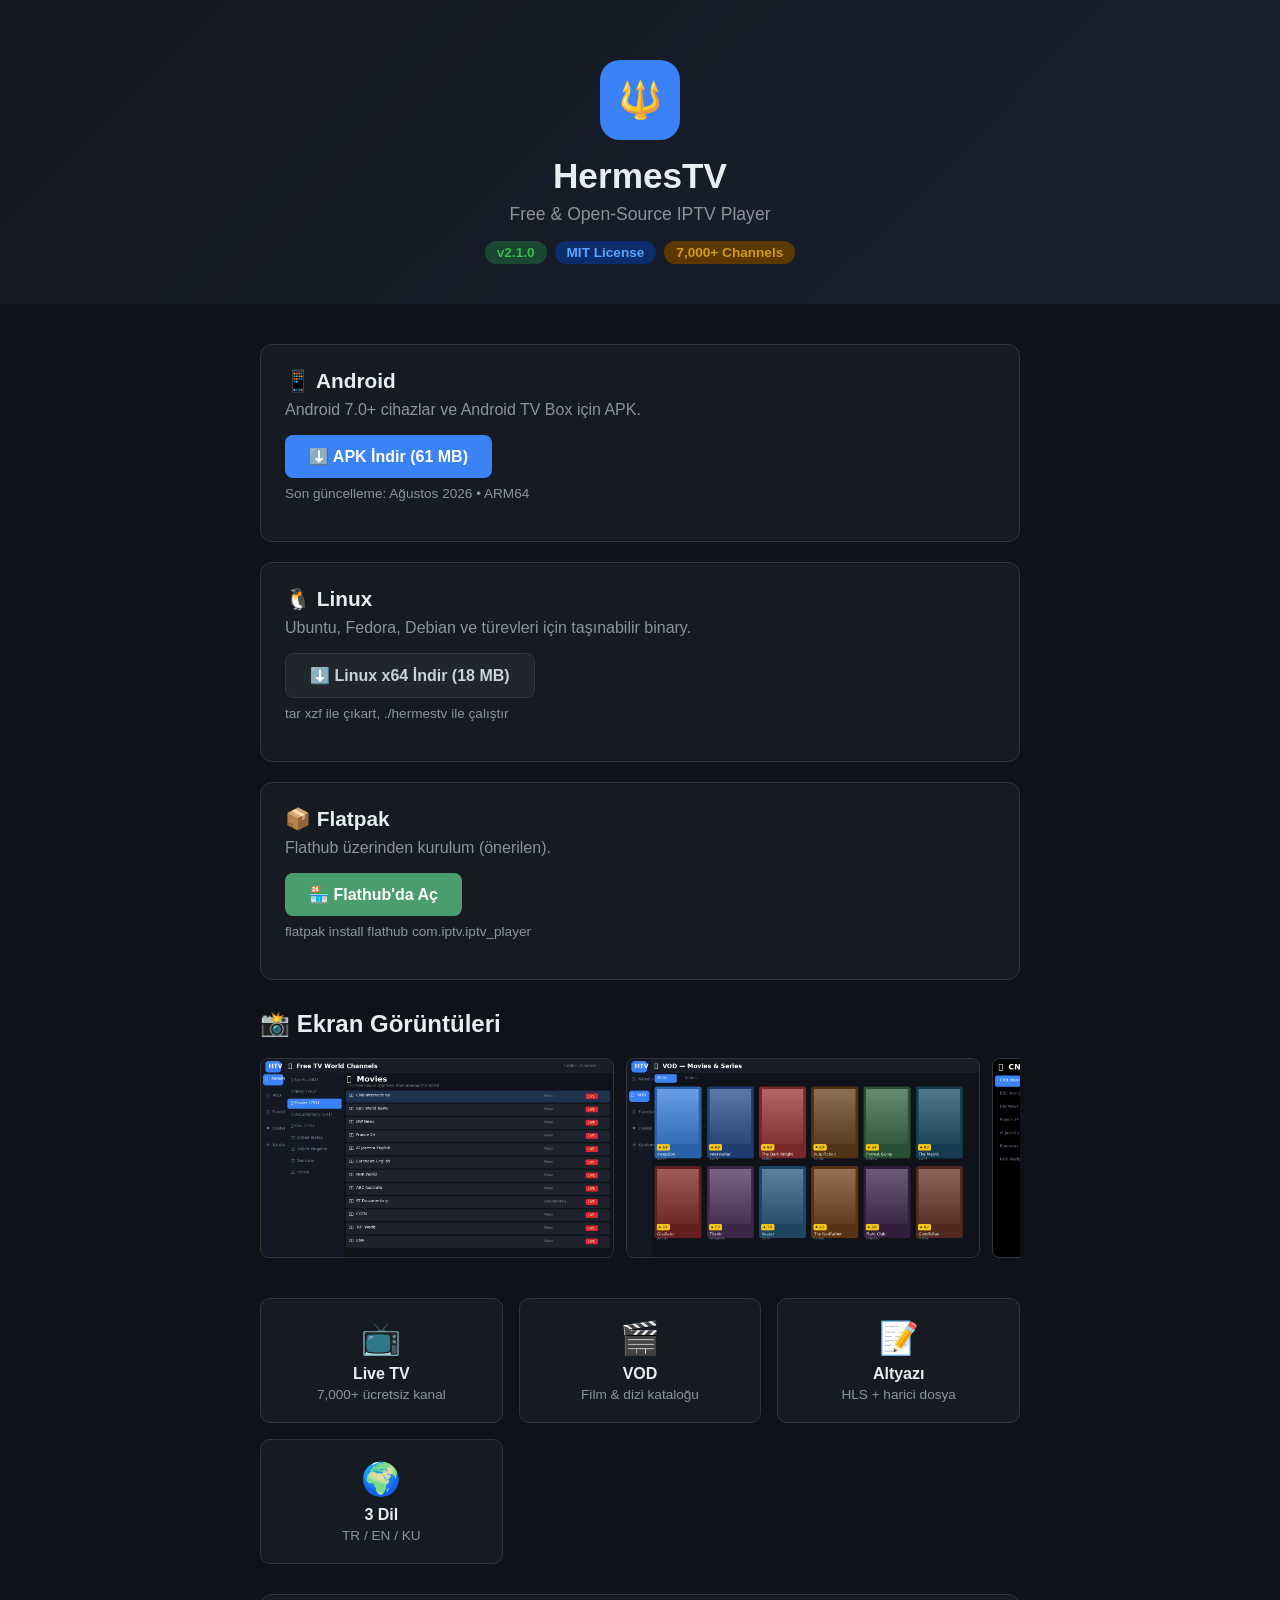
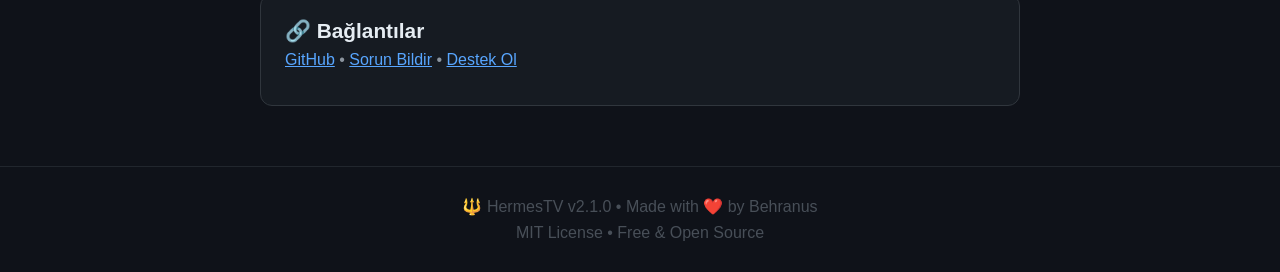
<file: docs/index.html>
<!DOCTYPE html>
<html lang="tr">
<head>
    <meta charset="UTF-8">
    <meta name="viewport" content="width=device-width, initial-scale=1.0">
    <title>🔱 HermesTV — İndir</title>
    <style>
        * { margin: 0; padding: 0; box-sizing: border-box; }
        body {
            font-family: -apple-system, BlinkMacSystemFont, 'Segoe UI', Roboto, sans-serif;
            background: #0f1219;
            color: #e6edf3;
            min-height: 100vh;
        }
        .hero {
            text-align: center;
            padding: 60px 20px 40px;
            background: linear-gradient(135deg, #141824 0%, #1a1f2e 100%);
        }
        .logo {
            width: 80px; height: 80px;
            background: #3b82f6;
            border-radius: 20px;
            display: inline-flex;
            align-items: center;
            justify-content: center;
            font-size: 36px;
            margin-bottom: 16px;
        }
        h1 { font-size: 2.2em; margin-bottom: 8px; }
        .subtitle { color: #8b949e; font-size: 1.1em; }
        .badges { margin-top: 16px; display: flex; gap: 8px; justify-content: center; flex-wrap: wrap; }
        .badge {
            padding: 4px 12px;
            border-radius: 12px;
            font-size: 0.85em;
            font-weight: 600;
        }
        .badge-green { background: #1a4731; color: #3fb950; }
        .badge-blue { background: #0c2d6b; color: #58a6ff; }
        .badge-orange { background: #5a3800; color: #d29922; }
        .container { max-width: 800px; margin: 0 auto; padding: 40px 20px; }
        .card {
            background: #161b22;
            border: 1px solid #30363d;
            border-radius: 12px;
            padding: 24px;
            margin-bottom: 20px;
        }
        .card h2 { font-size: 1.3em; margin-bottom: 8px; }
        .card p { color: #8b949e; margin-bottom: 16px; }
        .btn {
            display: inline-block;
            padding: 12px 24px;
            border-radius: 8px;
            text-decoration: none;
            font-weight: 600;
            font-size: 1em;
            transition: transform 0.1s;
        }
        .btn:hover { transform: scale(1.03); }
        .btn-primary { background: #3b82f6; color: white; }
        .btn-secondary { background: #21262d; color: #c9d1d9; border: 1px solid #30363d; }
        .btn-flatpak { background: #4a9e6e; color: white; }
        .meta { color: #8b949e; font-size: 0.85em; margin-top: 8px; }
        .features { display: grid; grid-template-columns: repeat(auto-fit, minmax(200px, 1fr)); gap: 16px; margin: 30px 0; }
        .feature {
            background: #161b22;
            border: 1px solid #30363d;
            border-radius: 10px;
            padding: 20px;
            text-align: center;
        }
        .feature .icon { font-size: 2em; margin-bottom: 8px; }
        .feature h3 { font-size: 1em; margin-bottom: 4px; }
        .feature p { color: #8b949e; font-size: 0.85em; }
        .footer {
            text-align: center;
            padding: 30px;
            color: #484f58;
            border-top: 1px solid #21262d;
        }
        .screenshots { display: flex; gap: 12px; overflow-x: auto; margin: 20px 0; padding-bottom: 10px; }
        .screenshots img {
            height: 200px;
            border-radius: 8px;
            border: 1px solid #30363d;
        }
    </style>
</head>
<body>
    <div class="hero">
        <div class="logo">🔱</div>
        <h1>HermesTV</h1>
        <p class="subtitle">Free & Open-Source IPTV Player</p>
        <div class="badges">
            <span class="badge badge-green">v2.1.0</span>
            <span class="badge badge-blue">MIT License</span>
            <span class="badge badge-orange">7,000+ Channels</span>
        </div>
    </div>

    <div class="container">
        <!-- Downloads -->
        <div class="card">
            <h2>📱 Android</h2>
            <p>Android 7.0+ cihazlar ve Android TV Box için APK.</p>
            <a href="https://github.com/Behranus/hermestv/releases/download/v2.1.0/hermestv.apk" class="btn btn-primary" download>
                ⬇️ APK İndir (61 MB)
            </a>
            <p class="meta">Son güncelleme: Ağustos 2026 • ARM64</p>
        </div>

        <div class="card">
            <h2>🐧 Linux</h2>
            <p>Ubuntu, Fedora, Debian ve türevleri için taşınabilir binary.</p>
            <a href="https://github.com/Behranus/hermestv/releases/download/v2.1.0/hermestv-linux-x64.tar.gz" class="btn btn-secondary" download>
                ⬇️ Linux x64 İndir (18 MB)
            </a>
            <p class="meta">tar xzf ile çıkart, ./hermestv ile çalıştır</p>
        </div>

        <div class="card">
            <h2>📦 Flatpak</h2>
            <p>Flathub üzerinden kurulum (önerilen).</p>
            <a href="https://flathub.org/apps/com.iptv.iptv_player" class="btn btn-flatpak" target="_blank">
                🏪 Flathub'da Aç
            </a>
            <p class="meta">flatpak install flathub com.iptv.iptv_player</p>
        </div>

        <!-- Screenshots -->
        <h2 style="margin: 30px 0 15px;">📸 Ekran Görüntüleri</h2>
        <div class="screenshots">
            <img src="channels.png" alt="Kanal Listesi">
            <img src="vod.png" alt="VOD Kataloğu">
            <img src="player.png" alt="Oynatıcı">
        </div>

        <!-- Features -->
        <div class="features">
            <div class="feature">
                <div class="icon">📺</div>
                <h3>Live TV</h3>
                <p>7,000+ ücretsiz kanal</p>
            </div>
            <div class="feature">
                <div class="icon">🎬</div>
                <h3>VOD</h3>
                <p>Film & dizi kataloğu</p>
            </div>
            <div class="feature">
                <div class="icon">📝</div>
                <h3>Altyazı</h3>
                <p>HLS + harici dosya</p>
            </div>
            <div class="feature">
                <div class="icon">🌍</div>
                <h3>3 Dil</h3>
                <p>TR / EN / KU</p>
            </div>
        </div>

        <!-- Links -->
        <div class="card">
            <h2>🔗 Bağlantılar</h2>
            <p style="margin-bottom: 12px;">
                <a href="https://github.com/Behranus/hermestv" style="color: #58a6ff;">GitHub</a> •
                <a href="https://github.com/Behranus/hermestv/issues" style="color: #58a6ff;">Sorun Bildir</a> •
                <a href="https://github.com/sponsors/Behranus" style="color: #58a6ff;">Destek Ol</a>
            </p>
        </div>
    </div>

    <div class="footer">
        <p>🔱 HermesTV v2.1.0 • Made with ❤️ by Behranus</p>
        <p style="margin-top: 8px;">MIT License • Free & Open Source</p>
    </div>
</body>
</html>
</file>
